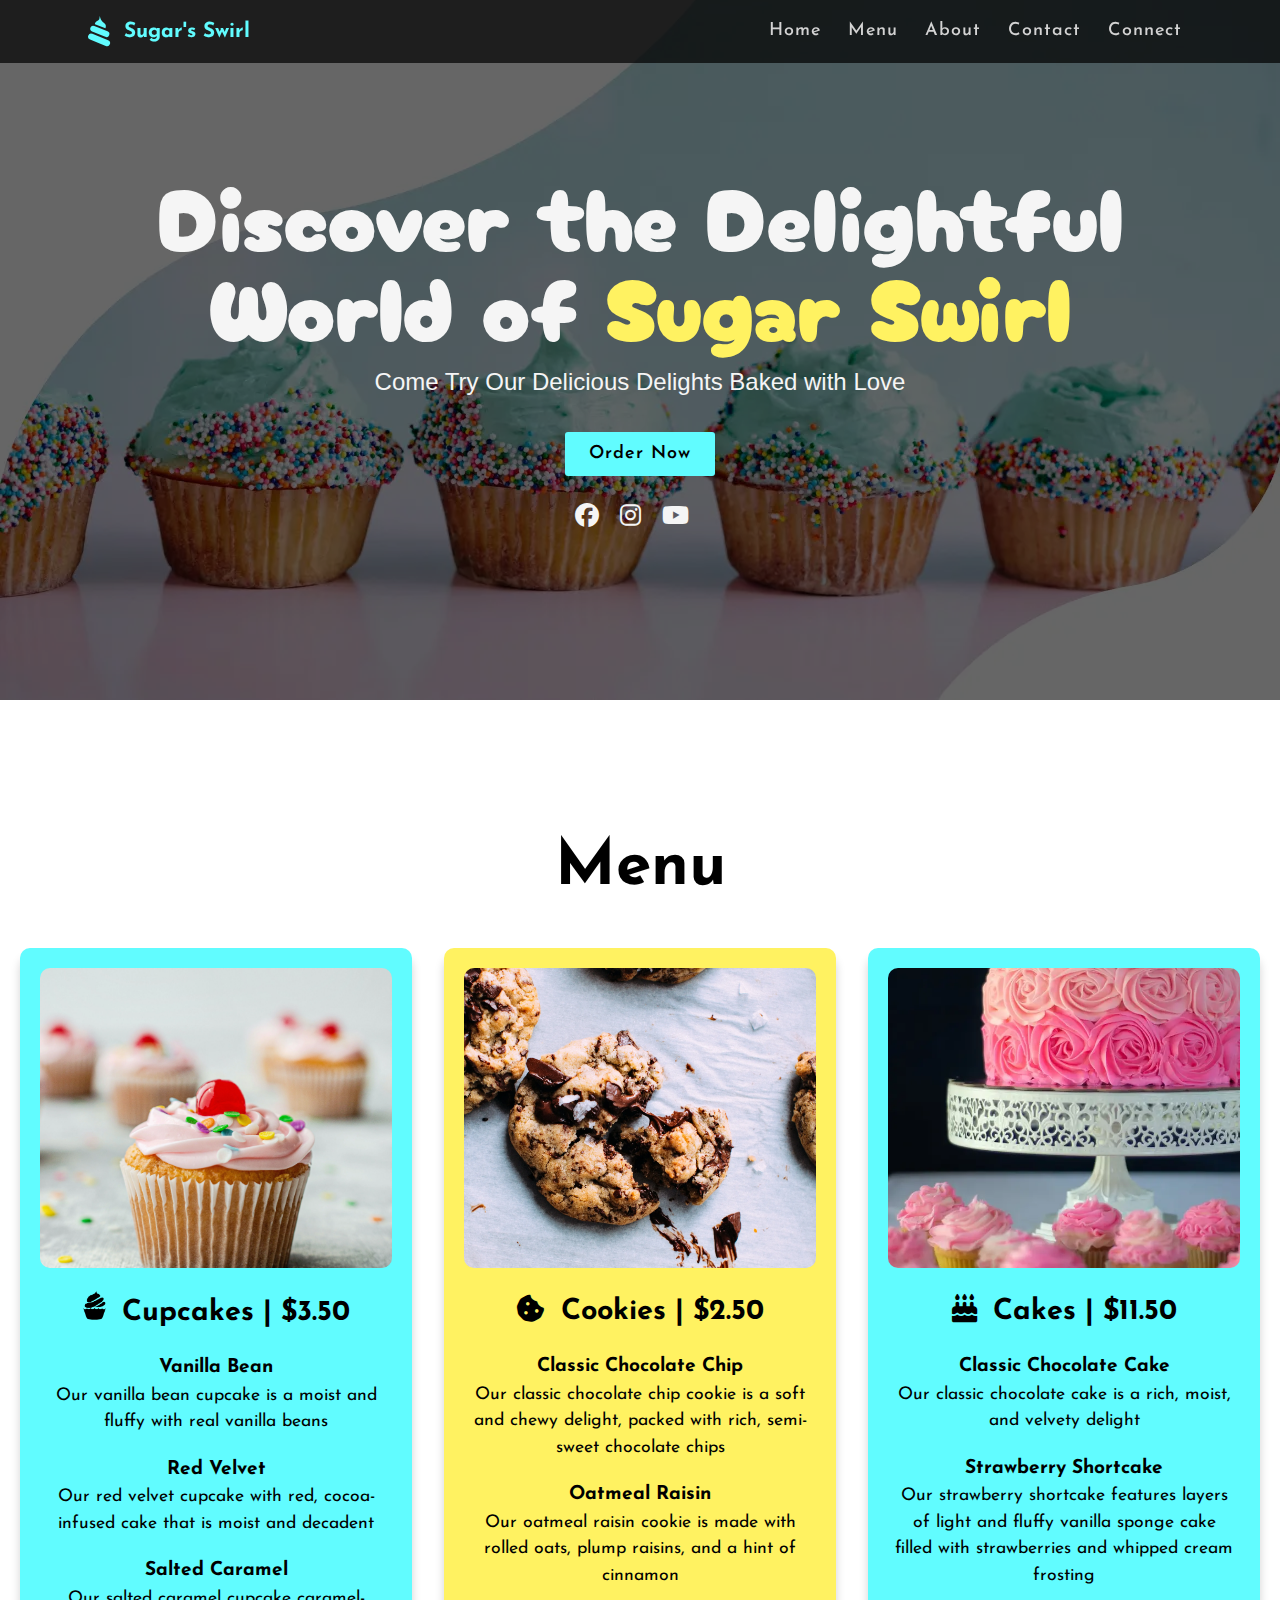
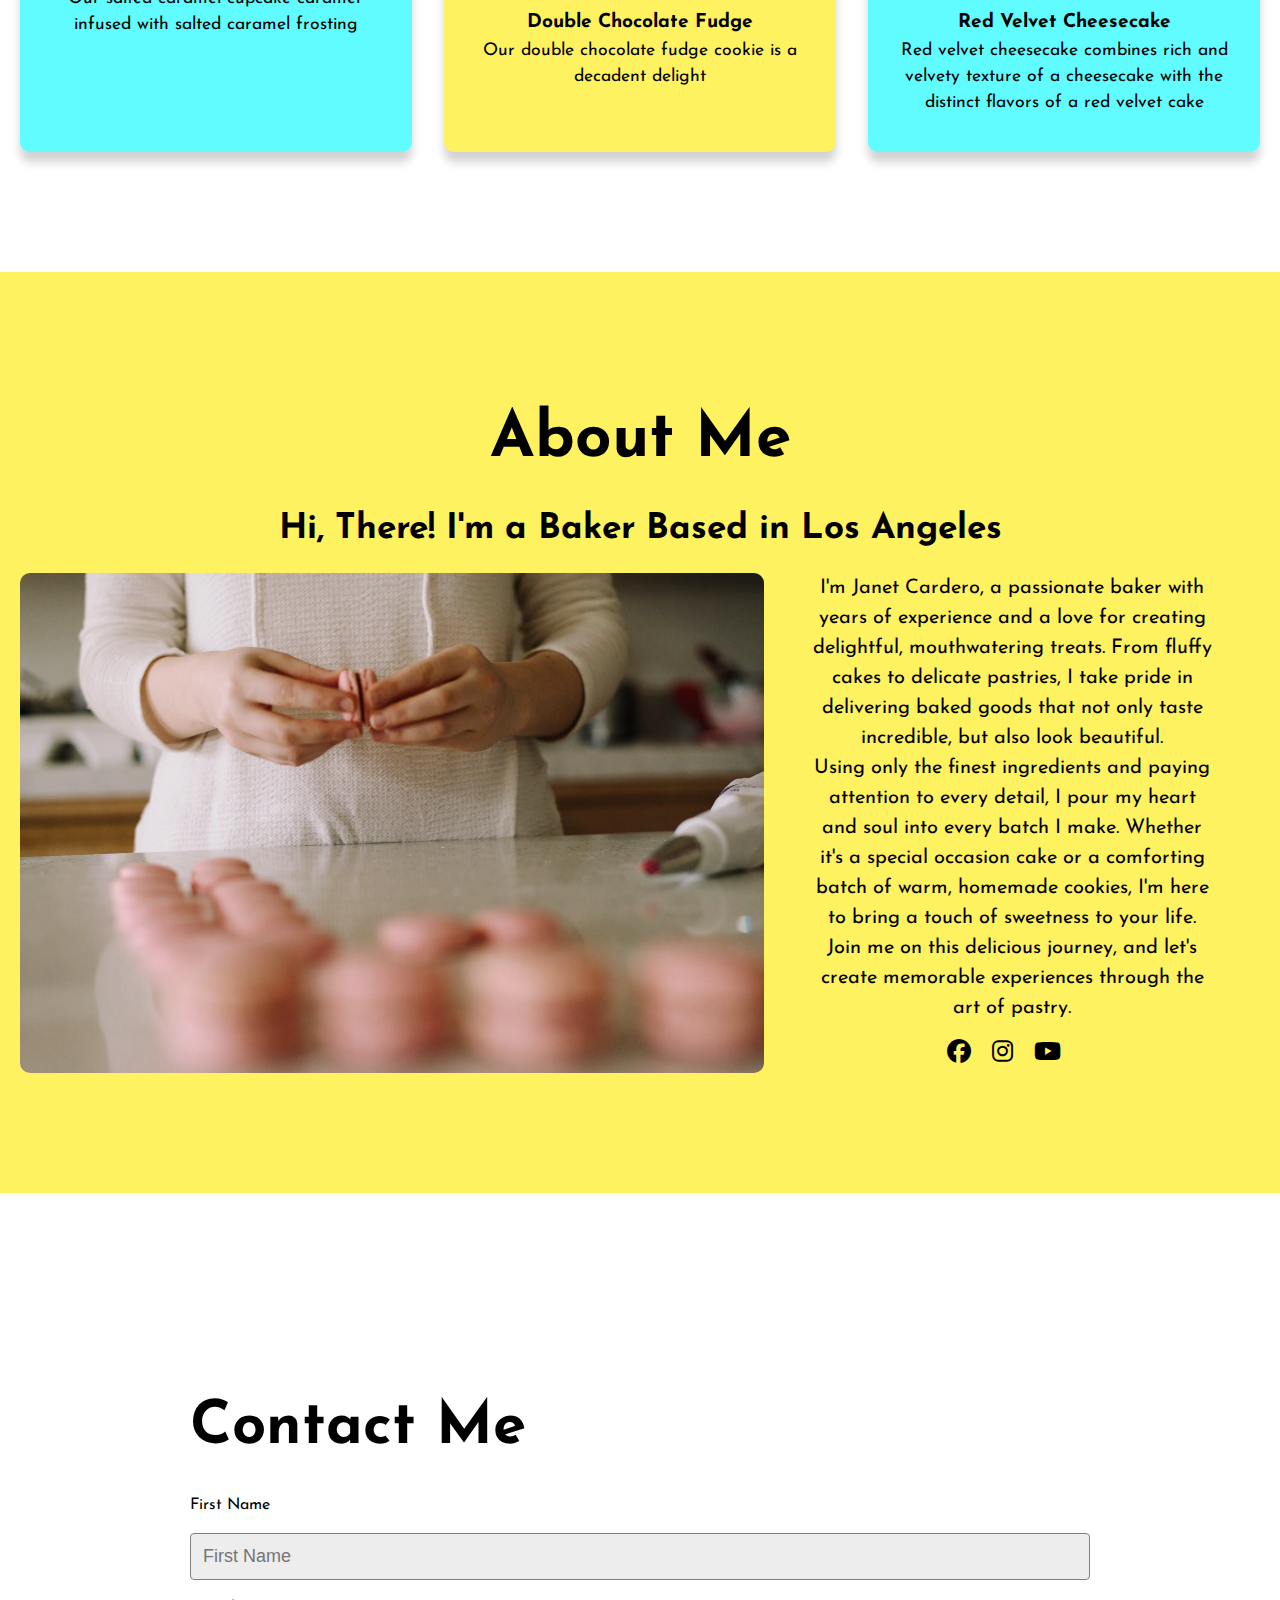
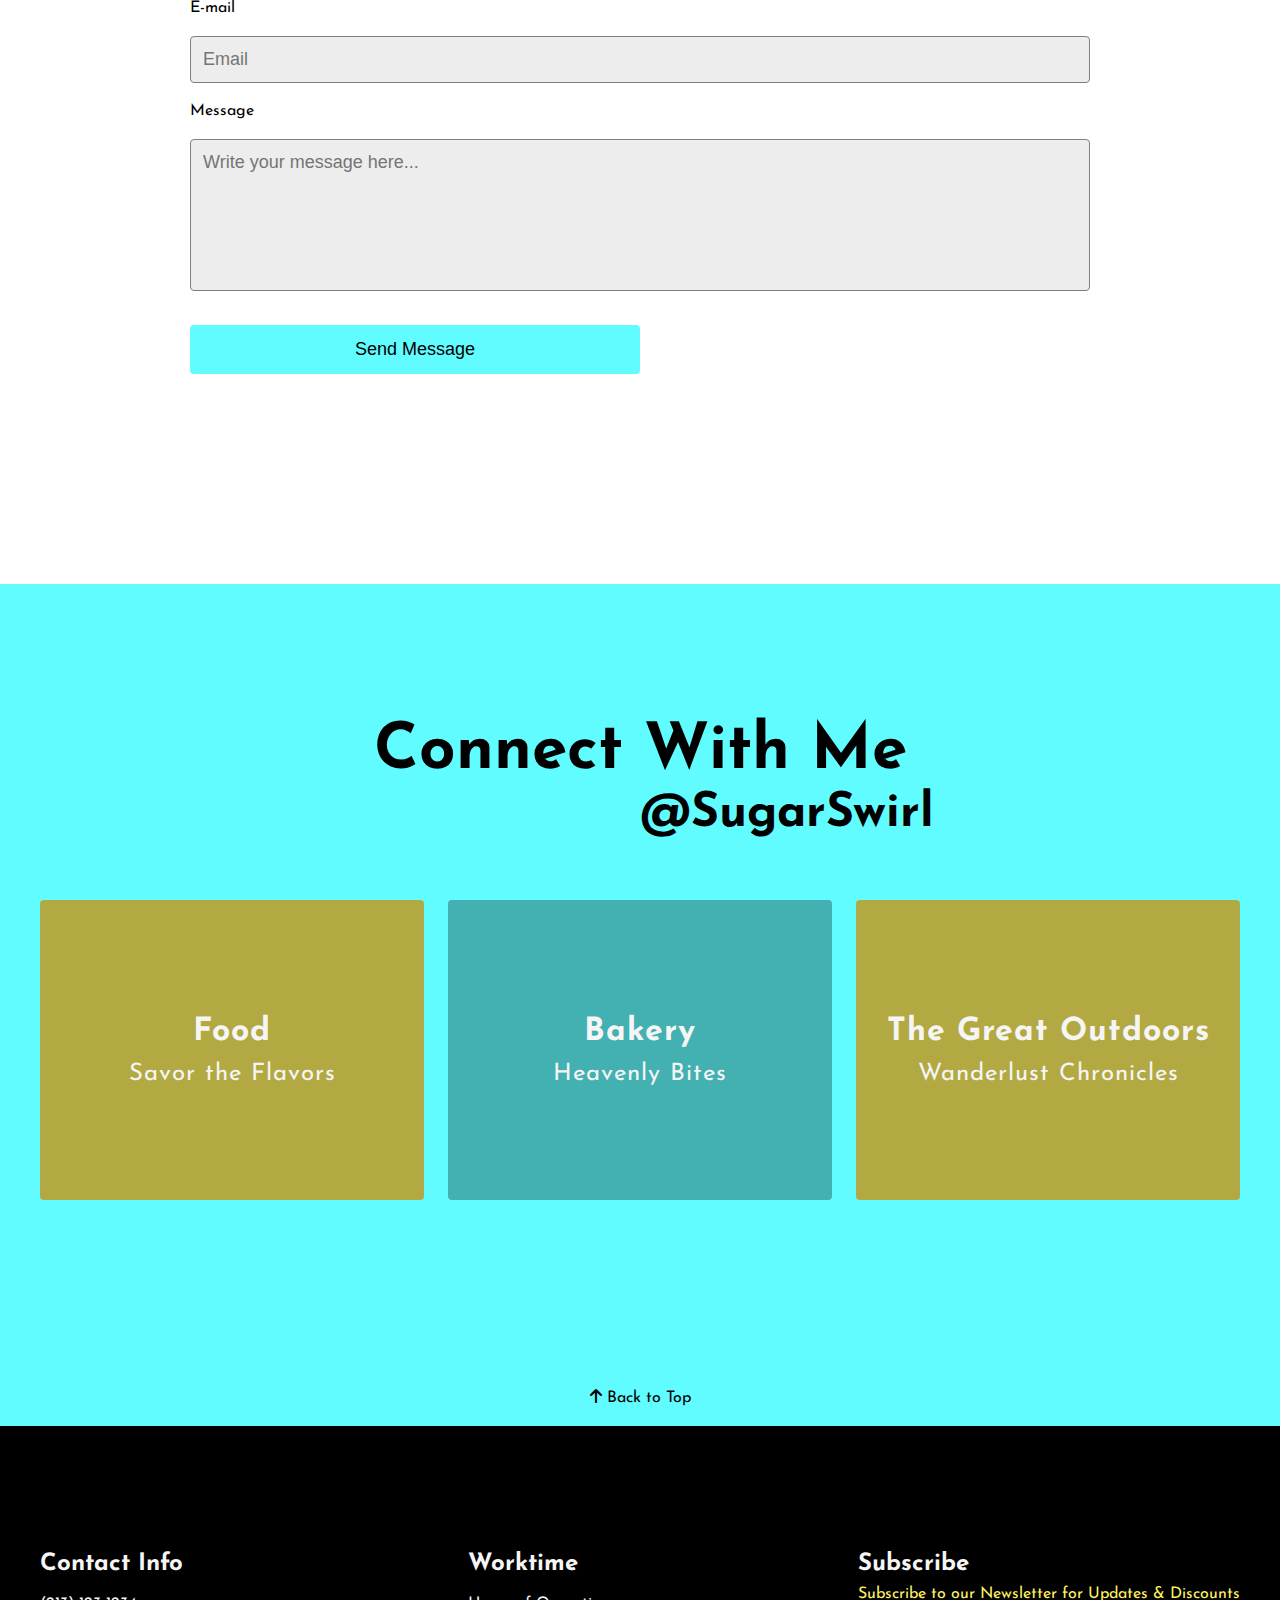
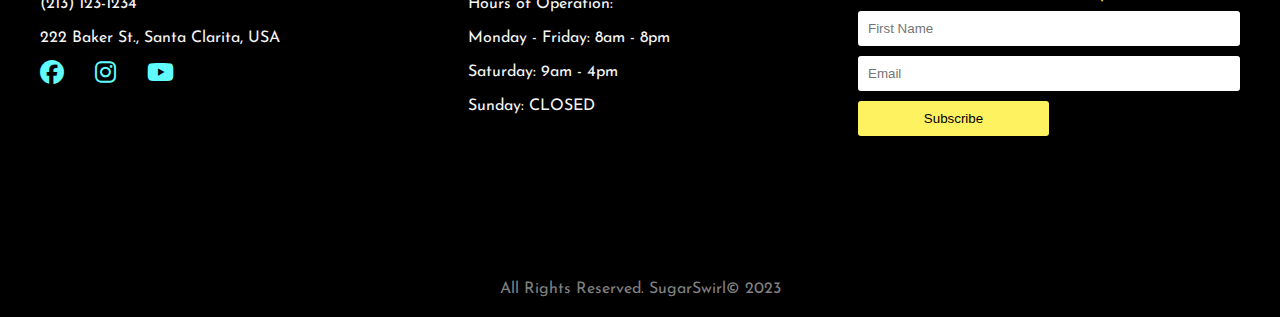
<file: index.html>
<!DOCTYPE html>
<html lang="en">

  <head>
    <meta charset="UTF-8">
    <meta http-equiv="X-UA-Compatible" content="IE=edge">
    <meta name="viewport" content="width=device-width, initial-scale=1.0">
    <link rel="stylesheet" href="css/main.css">
    <link rel="stylesheet"
      href="https://cdnjs.cloudflare.com/ajax/libs/font-awesome/6.4.0/css/all.min.css">
    <!-- Google tag (gtag.js) -->
    <script async src="https://www.googletagmanager.com/gtag/js?id=G-GJ0FFVTG9R"></script>
    <script>
      window.dataLayer = window.dataLayer || [];
      function gtag() { dataLayer.push(arguments); }
      gtag('js', new Date());
      gtag('config', 'G-GJ0FFVTG9R');
    </script>

    <!-- Hotjar Tracking Code for https://renedperez.com/ -->
    <script>
      (function (h, o, t, j, a, r) {
        h.hj = h.hj || function () { (h.hj.q = h.hj.q || []).push(arguments) };
        h._hjSettings = { hjid: 3533242, hjsv: 6 };
        a = o.getElementsByTagName('head')[0];
        r = o.createElement('script'); r.async = 1;
        r.src = t + h._hjSettings.hjid + j + h._hjSettings.hjsv;
        a.appendChild(r);
      })(window, document, 'https://static.hotjar.com/c/hotjar-', '.js?sv=');
    </script>
    <title>Sugar Swirl</title>
  </head>

  <body>


    <header id="header">
      <nav class="header-container">
        <div class="nav-wrapper">
          <div class="logo">
            <a href="#">
              <img src="/img/Sugar_Swirl_Logo.svg" alt="Sugar Swirl Logo">
              <h3>Sugar's Swirl</h3>
            </a>
          </div>
          <div class="main-menu">
            <ul class="menu-list">
              <li><a href="#">Home</a></li>
              <li><a href="#menu">Menu</a></li>
              <li><a href="#about">About</a></li>
              <li><a href="#contact">Contact</a></li>
              <li><a href="#connect">Connect</a></li>
            </ul>
            <i class="btns fa-solid fa-bars"></i>
            <i class="btns fa-solid fa-x"></i>
          </div>
          <!-- Mobile Menu -->
          <div class="mobile-container">
            <div class="mobile-menu">
              <ul class="menu">
                <a href="#menu"><i style="margin-right:2px;"
                    class="fa-solid fa-cookie-bite"></i>rder Today!</a>

                <!-- <h2>Order Today!</h2> -->
                <!-- <i class="fa-sharp fa-solid fa-cart-shopping" style="color: var(--colr-secondary);padding-right: 1em;text-align: left;">  Order Today!</i> -->
                <li><a href="#">Home</a></li>
                <li><a href="#menu">Menu</a></li>
                <li><a href="#about">About</a></li>
                <li><a href="#contact">Contact</a></li>
                <li><a href="#connect">Connect</a></li>
              </ul>
              <div class="mobile__hero-icons">
                <i class="fa-brands fa-facebook"></i>
                <i class="fa-brands fa-instagram"></i>
                <i class="fa-brands fa-youtube"></i>
              </div>
            </div>
          </div>
        </div>
      </nav>
    </header>

    <main>
      <section id="hero">
        <div class="hero-container">
          <div class="hero-content">
            <div class="hero-text">
              <h1>Discover the Delightful World of <span>Sugar Swirl</span></h1>
              <h3>Come Try Our Delicious Delights Baked with Love</h3>
              <!-- <p>Bienvenidos a mi cocina!</p> -->
              <a href="#">Order Now</a>
              <div class="hero-icons">
                <i class="fa-brands fa-facebook"></i>
                <i class="fa-brands fa-instagram"></i>
                <i class="fa-brands fa-youtube"></i>
              </div>
            </div>
          </div>
        </div>
      </section>

      <section id="menu">
        <div class="product-container">
          <h2>Menu</h2>
          <div class="box1">
            <!-- Cupcakes -->
            <div class="product-box">
              <img src="img/treat8.webp" alt="">
              <div class="product-list">
                <a href="/pages/cupcakes/" target="_blank">
                  <h2><img style="width:25px;height:30px;margin-right:15px;"
                      src="img/cupcake_icon.png" alt="">Cupcakes | <span>$3.50</h2>
                </a>
                <div class="product">
                  <a href="#">
                    <h3>Vanilla Bean</h3>
                    <p>Our vanilla bean cupcake is a moist and fluffy with real vanilla beans</p>
                  </a>
                </div>
                <div class="product">
                  <a href="#">
                    <h3>Red Velvet</h3>
                    <p>Our red velvet cupcake with red, cocoa-infused cake that is moist and
                      decadent</p>
                  </a>
                </div>
                <div class="product">
                  <a href="#">
                    <h3>Salted Caramel</h3>
                    <p>Our salted caramel cupcake caramel-infused with salted caramel frosting</p>
                  </a>
                </div>
              </div>
            </div>
            <!-- /Cupcakes -->


            <!-- Cookies -->
            <div class="product-box">
              <img src="img/treat3.webp" alt="">
              <div class="product-list middle">

                <a href="/pages/cookies/" target="_blank">
                  <h2><i style="margin-right:16px;" class="fa-solid fa-cookie-bite"></i>Cookies |
                    <span>$2.50</span></h2>
                </a>

                <div class="product">
                  <a href="#">
                    <h3>Classic Chocolate Chip</h3>
                    <p>Our classic chocolate chip cookie is a soft and chewy delight, packed with
                      rich, semi-sweet chocolate chips</p>
                  </a>
                </div>
                <!-- <hr style="width:60%;height:2px;background-color:#000;margin-inline:auto;border:0;"> -->
                <div class="product">
                  <a href="#">
                    <h3>Oatmeal Raisin</h3>
                    <p>Our oatmeal raisin cookie is made with rolled oats, plump raisins, and a hint
                      of cinnamon</p>
                  </a>
                </div>
                <div class="product">
                  <a href="#">
                    <h3>Double Chocolate Fudge</h3>
                    <p>Our double chocolate fudge cookie is a decadent delight</p>
                  </a>
                </div>
              </div>
            </div>
            <!-- /Cookies -->

            <!-- Cakes -->
            <div class="product-box">
              <img src="img/treat13.webp" alt="">
              <div class="product-list">
                <a href="/pages/cakes/" target="_blank">
                  <h2><i style="margin-right:16px;" class="fa-solid fa-cake-candles"></i>Cakes |
                    <span>$11.50</h2>
                </a>
                <div class="product">
                  <a href="#">
                    <h3>Classic Chocolate Cake</h3>
                    <p> Our classic chocolate cake is a rich, moist, and velvety delight</p>
                  </a>
                </div>
                <div class="product">
                  <a href="#">
                    <h3>Strawberry Shortcake</h3>
                    <p>Our strawberry shortcake features layers of light and fluffy vanilla sponge
                      cake filled with strawberries and whipped cream frosting</p>
                  </a>
                </div>
                <div class="product">
                  <a href="#">
                    <h3>Red Velvet Cheesecake</h3>
                    <p>Red velvet cheesecake combines rich and velvety texture of a cheesecake with
                      the distinct flavors of a red velvet cake</p>
                  </a>
                </div>
              </div>
            </div>
            <!-- /Cakes -->
          </div>
        </div>
      </section>

      <section id="about">
        <div class="about-container">
          <h2>About Me</h2>
          <h3>Hi, There! I'm a Baker Based in Los Angeles</h3>
          <div class="about-content">
            <div class="about-image">
              <img src="/img/treat12.webp" alt="">
            </div>
            <div class="about-text">
              <p>I'm Janet Cardero, a passionate baker with years of experience and a love for
                creating delightful, mouthwatering treats. From fluffy cakes to delicate pastries, I
                take pride in delivering baked goods that not only taste incredible, but also look
                beautiful.</p>
              <p>Using only the finest ingredients and paying attention to every detail, I pour my
                heart and soul into every batch I make. Whether it's a special occasion cake or a
                comforting batch of warm, homemade cookies, I'm here to bring a touch of sweetness
                to your life. Join me on this delicious journey, and let's create memorable
                experiences through the art of pastry.</p>
              <div class="icons">
                <a href="#"><i class="fa-brands fa-facebook"></i></a>
                <a href="#"><i class="fa-brands fa-instagram"></i></a>
                <a href="#"><i class="fa-brands fa-youtube"></i></a>
              </div>
            </div>
          </div>
        </div>
      </section>

      <section id="contact">
        <div class="contact-container">
          <div class="contact-content">
            <div class="contact-box">
              <div class="content-text">
                <h2>Contact Me</h2>
                <!-- <p>Get notified for Pop-ups and Discounts</p> -->
              </div>
              <div>
                <form class="contact">
                  <label for="text">First Name</label>
                  <input type="text" placeholder="First Name">
                  <label for="text">E-mail</label>
                  <input type="email" placeholder="Email">
                  <label for="text">Message</label>
                  <textarea name="comment" id="" cols="59" rows="6" resize="none"
                    placeholder="Write your message here..."></textarea>
                  <input type="submit" value="Send Message">
                </form>
              </div>
            </div>
          </div>
        </div>
      </section>

      <section id="connect">
        <div class="popup-container">
          <div class="pop-content">
            <h2>Connect With Me</h2>
            <div class="popup-slider">
              <div class="pop-box box-1">
                <h3>Food</h3>
                <p>Savor the Flavors</p>
              </div>
              <div class="pop-box box-2">
                <h3>Bakery</h3>
                <p>Heavenly Bites</p>
              </div>
              <div class="pop-box box-3">
                <h3>The Great Outdoors</h3>
                <p>Wanderlust Chronicles</p>
              </div>
            </div>
          </div>
        </div>
      </section>


      <div class="back-top">
        <a href="#">
          <i class="fa-solid fa-arrow-up"></i>
          Back to Top</a>
      </div>
    </main>

    <footer id="footer">
      <!-- Footer -->
      <div class="footer-container">
        <div class="footer-content">
          <!-- Contact -->
          <div class="footer-boxes">
            <h2>Contact Info</h2>
            <ul>
              <li><a href="tel:555-123-1234">(213) 123-1234</a></li>
              <li><a href="emailto:email@example.com"></a></li>
              <li><a
                  href="https://www.google.com/maps/place/Santa+Clarita,+CA/@34.4091326,-118.5646722,12z/data=!3m1!4b1!4m6!3m5!1s0x80c28633acd51827:0x564a8fe07305d648!8m2!3d34.3916641!4d-118.542586!16zL20vMGZsM3c0"
                  target="_blank">222 Baker St., Santa Clarita, USA</a></li>
              <a href="#"><i class="fa-brands fa-facebook"></i></a>
              <a href="#"><i class="fa-brands fa-instagram"></i></a>
              <a href="#"><i class="fa-brands fa-youtube"></i></a>
            </ul>
          </div>
          <!-- Worktime -->
          <div class="footer-boxes">
            <h2>Worktime</h2>
            <ul>
              <li>Hours of Operation:</li>
              <li>Monday - Friday: 8am - 8pm</li>
              <li>Saturday: 9am - 4pm</li>
              <li>Sunday: CLOSED</li>
            </ul>
          </div>
          <!-- Subscribe -->
          <div class="footer-boxes box3">
            <h2>Subscribe</h2>
            <p>Subscribe to our Newsletter for Updates & Discounts</p>
            <input type="name" placeholder="First Name">
            <input type="email" placeholder="Email">
            <input type="submit" value="Subscribe">
          </div>
        </div>
      </div>
      <!-- /Footer -->
    </footer>

    <div class="end">
      <p>All Rights Reserved. SugarSwirl&copy 2023</p>
    </div>

    <script src="index.js"></script>
  </body>

</html>
</file>
<file: css/main.css>
@import url('https://fonts.googleapis.com/css2?family=Cherry+Bomb+One&family=Courgette&family=Josefin+Sans:wght@100;200;300;400;500;600;700&family=Kalam:wght@300;400;700&family=Permanent+Marker&display=swap');

:root {
    --colr-main: hsl(55, 100%, 69%);
    --colr-secondary: hsl(181, 100%, 69%);
    --colr-white: hsl(0, 0%, 96%);
    --colr-black: hsl(0, 0%, 0%);
    --colr-grey: hsl(0, 0%, 50%);
    --colr-greyish: hsl(0, 0%, 91%);
}

html {
    box-sizing: border-box;
    scroll-behavior:smooth;
}

*, *::before, *::after {
    box-sizing: inherit;
    margin: 0;
}

body {
    /* font-family: Arial, Helvetica, sans-serif; */
    font-family: 'Josefin Sans', sans-serif;
    margin: 0;
    padding: 0;
    color: var(--colr-black);
    line-height: 1.5;
}


li {
    list-style-type: none;
}

a {
    text-decoration: none;
}

/* input[type='submit'] {
    padding: 16px 40px;
    background-color: var(--colr-main);
    cursor: pointer;
}

input[type='submit']:hover {
    background-color: var(--colr-secondary);
} */

.fa-brands {
    display: flex;
    font-size: 1.5rem;
    margin-right: 1rem;
    cursor: pointer;
}

.fa-brands:hover {
    color: var(--colr-secondary);
}


/* Mobile Menu */
.mobile-container {
    display: none;
}




/* Header */

.header-container {
    position: fixed;
    padding: 8px;
    width: 100%;
    /* background-color: rgba(0, 0, 0, 0.3); */
    background-color: rgba(0, 0, 0, 0.7);
    z-index: 99;
}


.nav-wrapper {
    display: flex;
    justify-content: space-between;
    align-items: center;
    width: min(90%, 1444px);
    margin-inline: auto;
}

.nav-wrapper .logo a {
    display: flex;
    justify-content: center;
    align-items: center;
    gap: .8em;
    margin: 0.5rem 0;
}

.nav-wrapper .logo img {
    margin-left: 1rem;
    width: 1.5rem;
}

.nav-wrapper .logo h3 {
    color: var(--colr-secondary);
    font-size: 1.3rem;
}



.nav-wrapper .menu-list {
    display: flex;
    /* justify-content: space-between;
    align-items: center; */
    /* gap: 1rem; */
    width: 100%;
    white-space: nowrap;
}



.nav-wrapper .main-menu .menu-list li a {
    /* opacity: 1; */
    /* color: var(--colr-white); */
    color: #d3d3d3;
    font-size: 18px;
    font-weight: 500;
    letter-spacing: 1px;
    text-decoration: none;
    width: 100%;
    margin-right: 1.5em;
    padding: 0 0 22px 0;
    /* border-radius: 3px; */
    /* transition: all 0.4s ease; */
}

.nav-wrapper .main-menu .menu-list li a:hover  {
    color: #fff;
    /* color: var(--colr-black); */
    /* border-bottom: 2px solid #fff; */
    /* background-color: #fff; */
}



/* Hero Section */

.main-menu .fa-bars {
    display: none;
}

.main-menu .fa-x {
    display: none;
}

.hero-container {
    position: relative;
    display: flex;
    justify-content: center;
    align-items: center;
    background-image: url('/img/Bee.webp');
    background-position: bottom center;
    background-repeat: no-repeat;
    background-size: cover;
    object-fit: cover;
    height: 700px;
    vertical-align: top;
    background-color: rgb(0, 0, 0);
}

.hero-container::before {
    position: absolute;
    content: "";
    width: 100%;
    height: 100%;
    background-color: rgba(0, 0, 0, 0.6);
}

.hero-container .hero-content {
    position: absolute;
    max-width: 1200px;
    margin-inline: auto;
    /* border: 3px solid red; */
}



.hero-container .hero-content .hero-text {
    display: flex;
    flex-direction: column;
    justify-content: center;
    align-items: center;
    color: var(--colr-white);
    text-align: center;
}

.hero-container .hero-content .hero-text span {
    color: var(--colr-main);
}

.hero-container .hero-content .hero-text h1 {
    /* font-family: 'Courgette', cursive; */
    font-family: 'Cherry Bomb One', cursive;
    font-size: 90px;
    font-weight: 2;
    line-height: 1;
}

.hero-container .hero-content .hero-text h3 {
    font-family: Arial, Helvetica, sans-serif;
    font-size: 24px;
    font-weight: 300;
    margin: 1rem 0;
}

.hero-container .hero-content .hero-text  p {
    font-size: 35px;
    font-weight: 300;
    margin: 0;
}

.hero-container .hero-content .hero-text a {
    font-size: 18px;
    font-weight: 600;
    letter-spacing: 1px;
    margin: 1rem 0 1.5em 0;
    padding: 9px 24px 8px 24px;
    border-radius: 3px;
    color: var(--colr-black);
    background-color: var(--colr-secondary);
    text-decoration: none;
    outline: none;
}

.hero-container .hero-content .hero-text a:hover {
    color: var(--colr-black);
    background-color: var(--colr-main);
}








/* Products */

.product-container {
    font-family: 'Josefin Sans', sans-serif;
    padding: 120px 20px;
    margin-inline: auto;
    background-color: #fff;
}

.product-container h2 {
    font-size: 64px;
    text-align: center;
    margin-bottom: 32px;
}

/* .product a {
    font-size: 1rem;
    font-size: 700;
} */

.box1 {
    display: flex;
    justify-content: center;
    gap: 2em;
    width: min(100%, 1350px);
    margin-inline: auto;
}

/* .box1 h2 {
    font-size: 90px;
    margin-inline: auto;
} */

.product-box {
    width: 100%;
    padding: 20px;
    border-radius: 10px;
    box-shadow: 0 10px 10px lightgrey;
}

.product-box:nth-last-of-type(odd) {
    background-color: var(--colr-secondary);
}

.product-box:nth-last-of-type(even) {
    background-color: var(--colr-main);
}

.product-box img {
    background-position: center center;
    background-repeat: no-repeat;
    background-size: cover;
    object-fit: cover;
    border-radius: 10px;
    width: 100%;
    height: 300px;
    z-index: 99;
}

.product-box a {
    color: var(--colr-black);
}

.product-box .product-list {
    /* display: flex;
    flex-direction: column;
    justify-content: center;
    align-items: center;
    line-height: 1.6;
    padding: 8px; */
}

.product-box .product-list h2 {
    font-size: 1.8em;
    font-weight: 900;
    text-align: center;
    margin: .5em 0;
    /* width: 100%; */
}

.product-box .product-list h3 {
    font-size: 1.2em;
    font-weight: 700;
    margin-bottom: 0;
}

.product-box .product-list p {
    font-size: 1.1em;
    font-weight: 400;
}


.product-list .product {
    text-align: center;
    padding: 5px;
    margin: 10px 0;
    cursor: pointer;
    transition: all .3s ease;
}

.product-list .product:hover {
    border-radius: 4px;
    /* color: var(--colr-white); */
    background-color: rgba(0, 0, 0, 0.1);
    /* box-shadow: 0 10px 10px rgb(24, 24, 24); */
}


/* About Section */

.about-container {
    display: flex;
    flex-direction: column;
    justify-content: center;
    align-items: center;
    padding: 120px 20px;
    text-align: center;
    background-color: var(--colr-main);
}

.about-container h2 {
    font-size: 4rem;
    margin-bottom: 1rem;
}

.about-container h3 {
    font-size: 2.2rem;
    margin-bottom: 1rem;
}

.about-container .about-content {
    display: flex;
    justify-content: center;
    align-items: flex-start;
    width: min(100%, 1350px);
}

.about-container .about-content .about-image {
    width: 60%;
}


.about-container .about-content .about-image img {
    background-position: center center;
    background-repeat: no-repeat;
    background-size: cover;
    object-fit: cover;
    width: 100%;
    height: 500px;
    border-radius: 10px;
    vertical-align: top;
}

.about-container .about-content .about-text {
    max-width: 400px;
    width: 90%;
    margin: 0 auto;
}


.about-container .about-content .about-text p {
    font-size: 20px;
    font-weight: 400;
    line-height: 30px;
    /* margin: 24px 0; */
}

.about-container .about-content .about-text .icons {
    margin-top: 1rem;
}

.about-container .about-content .about-text .icons .fa-brands {
    color: var(--colr-black);
}



/* Contact Form */
.contact-container {
    padding: 190px 0;
    background-color: #fff;
}

.contact-container .contact-content {
    display: flex;
    flex-direction: column;
    justify-content: center;
    align-items: center;
    margin-inline: auto;
    border-radius: 10px;
    max-width: 900px;
}

.contact-container .contact-content .contact-box {
    text-align: left;
    width: 100%;
    padding: 0;
}

.contact-container .contact-content .contact-box .contact-text {
    margin: 5px 0;
}

.contact-container .contact-content .contact-box h2  {
    font-size: 60px;
    color: var(--colr-black);
}

.contact-container .contact-content .contact-box p {
    font-size: 20px;
    color: var(--colr-black);
    /* margin: 10px 0; */
}


.contact-container .contact-content .contact-box .contact {
    display: flex;
    flex-direction: column;
    justify-content: center;
    align-items: flex-start;
    gap: 1rem;
    margin: 10px 0;
    width: 100%;
    padding: 10px 0;
}


.contact input, .contact textarea {
    font-size: 18px;
    font-family: Arial, Helvetica, sans-serif;
    width: 100%;
    padding: 12px;
    border: none;
    outline: none;
    border-radius: 4px;
    resize: none;
    background-color: #ededed;
    border: 1.5px solid var(--colr-grey);
}
.contact input[type="submit"] {
    padding: 14px;
    margin-top: 1em;
    background: var(--colr-secondary);
    border: none;
    width: 50%;
    cursor: pointer;
}
.contact input[type="submit"]:hover {
    background: var(--colr-main);
    border: none;
}






/* Pop-up */
.popup-container {
    display: flex;
    flex-direction: column;
    justify-content: center;
    align-items: center;
    padding: 120px 0;
    color: var(--colr-black);
    background-color: var(--colr-secondary);
}

.popup-container .pop-content  {
    width: 100%;
    max-width: 1200px;
}

.popup-container .pop-content h2 {
    position: relative;
    font-size: 4rem;
    margin: 0;
    padding-bottom: 50px;
    text-align: center;
}

.popup-container .pop-content h2::before {
    position: absolute;
    content: "@SugarSwirl";
    font-size: 3rem;
    color: var(--colr-black);
    left: 50%;
    bottom: 0;
    border-radius: 10px;
}



.popup-slider {
    display: flex;
    justify-content: space-between;
    gap: 1.5rem;
    margin: 50px 0;

}

.pop-box {
    position: relative;
    display: flex;
    flex-direction: column;
    justify-content: center;
    align-items: center;
    width: 100%;
    height: 300px;
    border-radius: 4px;
    cursor: pointer;
    transition: transform 0.5s ease;
}

.pop-box:hover {
    transform: scale(1.1);
}

.box-1 {
    background-image: url('https://i.ibb.co/jHvxrQF/food.jpg');
    background-position: center center;
    background-repeat: no-repeat;
    background-size: cover;
    object-fit: cover;    
}

.box-2 {
    background-image: url('https://i.ibb.co/tLf6QLJ/bites.jpg');
    background-position: center center;
    background-repeat: no-repeat;
    background-size: cover;
    object-fit: cover;
}

.box-3 {
    background-image: url('https://i.ibb.co/hZJygcZ/outdoors.jpg');
    background-position: center center;
    background-repeat: no-repeat;
    background-size: cover;
    object-fit: cover;
}

.pop-box::before {
    position: absolute;
    content: "";
    width: 100%;
    height: 100%;
    border-radius: 4px;
    background-color: rgba(0, 0, 0, 0.3);
}

.pop-box:nth-last-of-type(odd) {
    background-color: var(--colr-main);
}

.pop-box:nth-last-of-type(even) {
    background-color: var(--colr-secondary);
}

.pop-box h3, .pop-box p {
    color: var(--colr-white);
    letter-spacing: 1px;
    z-index: 0;
}

.pop-box h3 {
    font-size: 2rem;
    font-weight: 800;
}

.pop-box p {
    font-size: 1.5rem;
    font-weight: 400;
}

.back-top {
    padding: 1rem;
    background-color: var(--colr-secondary);
    text-align: center;
}

.back-top a {
    /* color: hsl(181, 46%, 41%); */
    color: #000;
}





/* Footer */
.footer-container {
    background-color: var(--colr-black);
    padding: 120px 0;
}

.footer-content {
    display: flex;
    justify-content: space-between;
    align-items: flex-start;
    color: var(--colr-white);
    margin-inline: auto;
    padding: 0;
    max-width: 1200px;
}

.footer-boxes {
    display: flex;
    flex-direction: column;
    justify-content: center;
    align-items: flex-start;
}

.footer-boxes ul {
    margin: 0;
    padding: 0;
}

.box3 {
    display: flex;
    flex-direction: column;
    justify-content: center;
    align-items: flex-start;
}

.box3 p {
    color: var(--colr-main);
}

.footer-boxes input {
    width: 100%;
    margin: 5px 0;
    padding: 10px;
    border-radius: 3px;
    border: none;
    outline: none;
}

.footer-boxes input[type="submit"] {
    width: 50%;
    background: var(--colr-main);
    cursor: pointer;
}

.footer-boxes input[type="submit"]:hover {
    background: var(--colr-secondary);

}

.footer-boxes a {
    color: var(--colr-white);
}

.footer-boxes li {
    margin: 10px 0;
}

.footer-icons {
    font-size: 30px;
}

.footer-boxes .fa-brands {
    color: var(--colr-secondary);
    padding-right: 10px;
}

.footer-boxes .fa-brands:hover {
    color: var(--colr-main);
}

.end {
    text-align: center;
    color: var(--colr-grey);
    background-color: var(--colr-black);
    padding: 16px;
}




/* @media screen and (max-width: 1600px) {

    .nav-wrapper {max-width: 1200px;}

    .nav-wrapper .menu-list a {font-size: 18px;}

    .hero-text h1 {font-size: 65px;max-width: 1100px;font-weight: 600;}

    .box1 {gap: 2rem;max-width: 1400px;}
    
} */





@media screen and (max-width: 1024px) {   
    
/* Mobile Menu */
.mobile-container {
    position: absolute;
    display: flex;
    justify-content: center;
    align-items: flex-start;
    right: 0;
    top: 100%;
    width: 50%;
    height: 100vh;
    line-height: 40px;
    padding: 0 0 0 16px;
    backdrop-filter: blur(5px);
    background-color: rgba(0, 0, 0, 0.8);
    z-index: 9999;
    transform: translateX(110%);
    transition: transform .6s ease-in-out;
}

.mobile-container.show {
    /* position: absolute;
    display: flex; */
    transform: translate3d(0, 0, 0);
}

.mobile-container .mobile-menu {
    width: 100%;
    margin-inline: auto;

}

.mobile-container .mobile-menu .menu  {
    padding: 0;
    padding: 1rem 0;
}

.mobile-container .mobile-menu .menu i {
    text-align: left;
    margin: 0;
    font-size: 1em;
    color: var(--colr-white);
}


.mobile-container .mobile-menu .menu a {
    font-size: 1.5rem;
    font-weight: 300;
    color: var(--colr-white);
}

.mobile-container .mobile-menu .menu li {
    text-align: left;
    border-bottom: 1px solid var(--colr-secondary);
    /* padding-bottom: 1px; */
}


.main-menu .fa-bars {
    display: flex;
    color: var(--colr-white);
    font-size: 24px;
    cursor: pointer;
}

.main-menu .fa-x {
    display: none;
    color: var(--colr-white);
    font-size: 24px;
    cursor: pointer;
}


.mobile__hero-icons {
    color: var(--colr-white);
}


.nav-wrapper {
    padding: 0 10px;
    max-width: 810px;
}

.nav-wrapper .logo img {
    width: 30px;
    height: auto;
}

.nav-wrapper .menu-list {
    display: none;
}


.nav-wrapper .menu-list a {
    font-size: 15px;
    font-weight: 500;
    letter-spacing: 1px;
    padding: 3px 10px;
    border-radius: 10px;
}


/* Hero Section */

.hero-container .hero-content {
    max-width: 750px;
}

.hero-container .hero-content .hero-text h1 {
    font-size: 66px;
}

.hero-text h1 {font-size: 60px;}


.hero-text {
    color: var(--colr-white);
}

.hero-text h1 {
    font-size: 55px;
}

.hero-text p {
    font-size: 28px;
    font-weight: 200;
}

.hero-text a {
    font-size: 13px;
    font-weight: 400;
}

.hero-icons {
    font-size: 22px;
}




/* Products */

.box1 {
    display: flex;
    flex-direction: column;
    justify-content: center;
    align-content: center;
    gap: 4rem;
    width: 100%;
    max-width: 750px;
}

.product-box {
    position: relative;
    display: flex;
    justify-content:center;
    align-items: center;
    width: 100%;
    height: 100%;
    max-width: 750px;
    padding: 30px;
    border-radius: 10px;
}

.product-box img {
    background-position: center center;
    background-repeat: no-repeat;
    background-size: cover;
    object-fit: cover;
    border-radius: 10px;
    width: 50%;
    height: 100%;
    z-index: 0;
}

.product-box .product-list {
    display: flex;
    flex-direction: column;
    justify-content: space-between;
    align-items: center;
    padding: 8px;
    margin-top: 16px;
    width: 50%;
}

.pop-box:hover {
    transform: none;
}




/* Contact */

.contact-container {
    padding: 70px 20px;
    background-color:#fff;
}
.contact-container .contact-content {
    display: flex;
    flex-direction: column;
    justify-content: center;
    align-items: center;
    width: 750px;
    background-color: transparent;
}


.contact-container .contact-content .contact-box {
    text-align: left;
    width: 100%;
    /* padding: 70px 20px; */
}


.contact-text {
    margin: 5px 0;
}

.contact-box h1, .contact-box p  {
    margin: 10px 0;
}

.contact {
    display: flex;
    flex-direction: column;
    justify-content: center;
    align-items: center;
    gap: 1rem;
    margin: 10px 0;
    width: 100%;
    padding: 10px 0;
    
}



/* input[type='submit'] {
    cursor: pointer;
} */



/* About */

.about-container {
    background-color: var(--colr-main);
}

.about-container h2 {
    font-size: 3.5rem;

}

.about-content {
    flex-direction: column;
}

.about-container .about-content .about-text {
    font-size: 24px;
    max-width: 750px;
    width: 100%;
}

.about-container .about-content .about-text p {
    margin-top: 24px;
    max-width: 100%;
}

.about-container .about-content .about-image {
    width: 100%;
}

.about-container .about-content .about-image img {
    background-position: center center;
    background-repeat: no-repeat;
    background-size: cover;
    object-fit: cover;
    width: 100%;
    height: 350px;
    border-radius: 4px;
    vertical-align: top;
}




/* pop-ups */

.popup-container {
    padding: 50px 20px;
}

.popup-container h1 {
    font-size: 40px;
    margin: 0;
    padding: 20px;
}

.popup-slider {
    display: flex;
    flex-direction: column;
    justify-content: center;
    align-items: center;
    margin-inline: auto;
    gap: 3rem;
    max-width: 750px;
}

/* footer */

.footer-content {
    flex-direction: row;
    justify-content: center;
    align-items: flex-start;
    height: 30vh;
    max-width: 750px;
}

.footer-boxes {
    display: flex;
    /* flex-direction: column; */
    justify-content: center;
    align-items:flex-start;
    width: 100%;
}


}





@media screen and (max-width: 768px) {

body {
    line-height: 1.2;
}

/* Mobile Menu */

.mobile-container {
    position: absolute;
    display: flex;
    right: 0;
    top: 100%;
    width: 60%;
    height: 100vh;
    z-index: 9999;
    transform: translateX(110%);
}


.mobile-container.show {
    transform: translate3d(0, 0, 0);
}

.mobile-container .mobile-menu {
    width: 100%;
    margin-inline: auto;
}

.mobile-container .mobile-menu .menu {
    text-align: left;
    padding: 0;
    padding: 1em 0 0 0;
}


.mobile-container .mobile-menu .menu a {
    font-size: 1.5em;
    font-weight: 300;
}
.mobile-container .mobile-menu .menu li {
    margin: 2rem 0;
}


.main-menu .fa-bars {
    display: flex;
    color: var(--colr-white);
    font-size: 24px;
    cursor: pointer;
}

.main-menu .fa-x {
    display: none;
    color: var(--colr-white);
    font-size: 24px;
    cursor: pointer;
}

.nav-wrapper {
    padding: 0 20px;
    width: 100%;
    }

.nav-wrapper .logo img {
    width: 1.5rem;
    height: auto;
    margin: 0;
}

.nav-wrapper .menu-list a {
    display: block;
}


/* Hero Section */



/* .hero-text {
    display: none;
    color: var(--colr-white);
    gap: 0;
} */

.hero-container {
    padding: 0;
}

.hero-container .hero-content {
    padding: 0;

}

.hero-container .hero-content .hero-text h1 {
    font-size: 50px;
    padding: 0 10px;
    margin: 0px 0 0 0;
}

.hero-container .hero-content .hero-text h3 {
    font-size: 20px;
    font-weight: 300;
    padding: 0 20px;
}

.hero-text p {
    font-size: 24px;
    font-weight: 400;
}

.hero-text a {
    padding: 10px 30px;
    font-size: 16px;
    font-weight: 500;
}

/* product */

.product-container {
    flex-direction: column;
}

.product-container h2 {
    font-size: 40px;
}


.product-box {
    position: relative;
    display: flex;
    flex-direction: column;
    width: 100%;
    height: 100%;
    /* padding: 30px; */
    /* border-radius: 10px; */
    background-color: var(--colr-main);
    overflow: hidden;
}

.product-box img {border-radius:0;width: 100%;height: 300px}



.product-container {
    display: flex;
    justify-content: center;
    align-content: center;
    width: 100%;
    padding: 70px 0px;
    /* margin: 100px 0; */
    background-color: var(--colr-white);
}

.product-container .product-box {
    padding: 20px;
    border-radius: 0;
}

.product-box .product-list {
    width: 100%;
}

.product-box .product-list h2 {
    font-size: 2rem;
}

.product-box .product-list h3 {
    font-size: 1.5rem;
    font-weight: 600;
}

.product-box .product-list p {
    font-size: 1rem;
    font-weight: 400;
}

.contact-container {
    display: flex;
    justify-content: center;
    align-items: center;
    width: 100%;
    padding: 70px 10px;
    margin: 100px 0;
    text-align: center;
    /* background-color: var(--colr-greyish); */
    /* border: 3px solid dodgerblue; */
}

.contact-container .contact-content {
    display: flex;
    flex-direction: column;
    justify-content: center;
    align-items: center;
    width: 100%;
    /* height: 100vh; */
    padding: 0 20px;
    border-radius: 0;
    /* max-width: 1200px; */
    /* background-color: var(--colr-main); */
}

.contact-container .contact-content .contact-box {padding: 0;}

.contact-container .contact-content .contact-box h2 {
    font-size: 40px;
}

.about-container {
    padding: 70px 20px;
    background-color: var(--colr-main);
}

.about-container h2 {
    font-size: 40px;
}

.about-container h3 {
    font-size: 24px;
}


.about-container .about-content .about-image img {width: 100%;height: 300px;border-radius: 0;}

.about-text {
    font-size: 14px;
    max-width: 100%;
    color: var(--colr-black);
    width: 100%;
    text-align: center;
    
}

.box1 {
    display: flex;
    justify-content: center;
    align-content: center;
    width: 100%;
}

.popup-slider {
    flex-direction: column;
}

.popup-container {
    height: 100%;
    padding: 70px 20px;
}

.popup-container .pop-content h2 {
    font-size: 50px;
}

.popup-container .pop-content h2::before {
    position: absolute;
    content: "@SugarSwirl";
    font-size: 1.5rem;
    color: var(--colr-black);
    left: 25%;
    bottom: 12%;
    text-align: center;
    border-radius: 10px;
}


.popup-container h1 {
    font-size: 24px;
    margin: 0;
    padding: 20px;
}

.popup-slider {
    display: flex;
    justify-content: space-between;
    gap: 1rem;
    width: 100%;
    max-width: 100%;
}

.pop-box {
    text-align: center;
    width: 100%;
    border-radius: 0;
}


/* Footer Mobile */
.footer-container {
    padding: 50px 20px;
    margin-inline: auto;
}

.footer-content {
    display: flex;
    flex-direction: column;
    gap: 6rem;
    width: 100%;
    height: 100%;
    max-width: 300px;
    margin: 2rem 0;
    margin-inline: auto;
}

.footer-boxes {
    align-items: center;
    text-align: center;
    /* border: 1px solid red; */
}

.footer-boxes li, .footer-boxes a, .footer-boxes p {
    font-size: 1.1rem;
}




}
</file>
